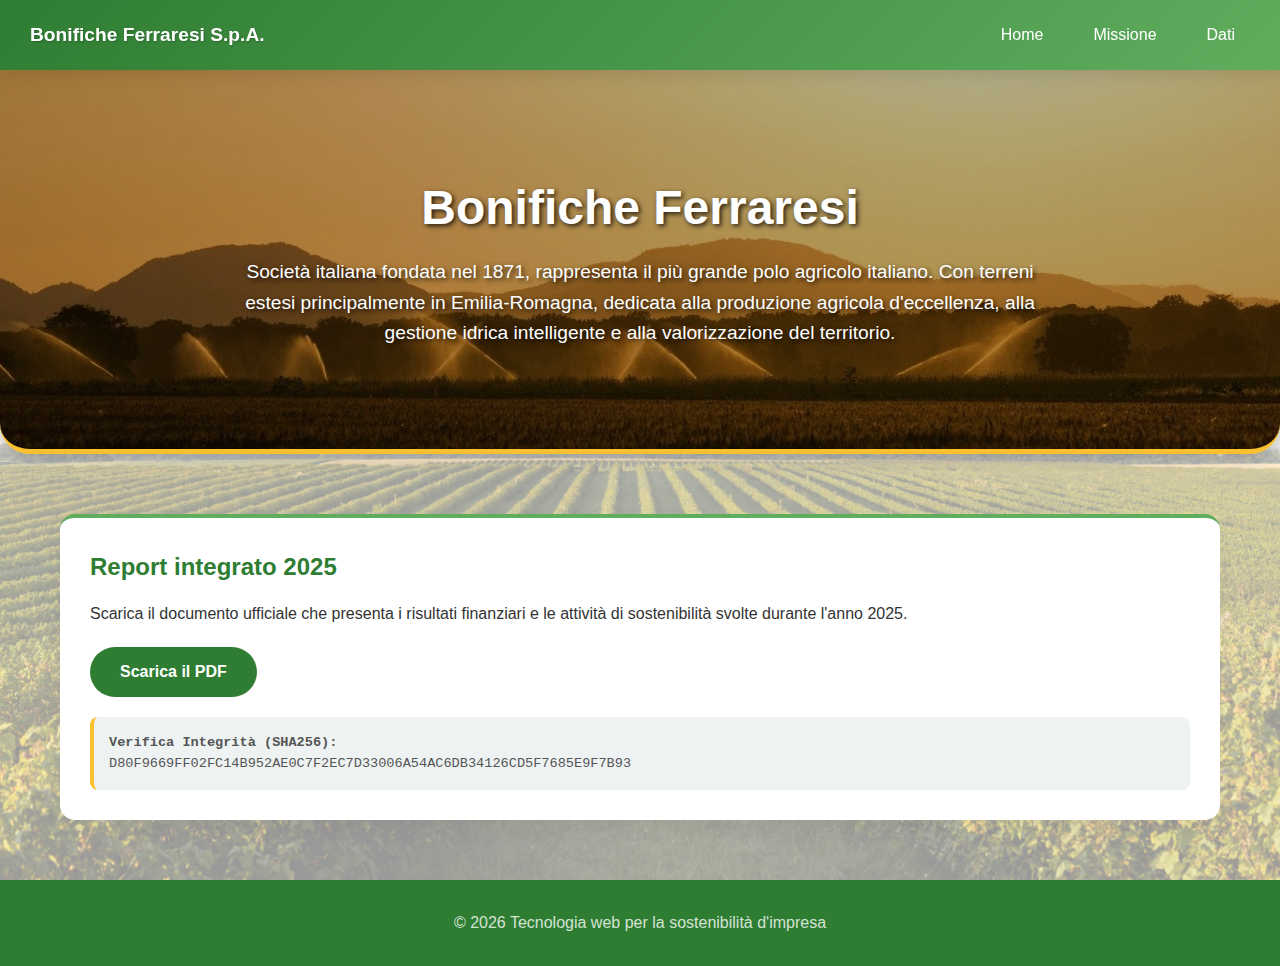
<file: Index.html>
<!DOCTYPE html>
<html lang="it">

<head>
    <meta charset="UTF-8">
    <meta name="viewport" content="width=device-width, initial-scale=1.0">
    <title>Bonifiche Ferraresi - Home</title>
    <link rel="stylesheet" href="style.css">
</head>

<body class="bg-home">

    <nav class="navibar">
        <div class="logo">Bonifiche Ferraresi S.p.A.</div>
        
        <input type="checkbox" id="menu-toggle">
        <label for="menu-toggle" class="menu-icon">☰</label>
        
        <ul class="menu-items">
            <li><a href="Index.html">Home</a></li>
            <li><a href="Mission.html">Missione</a></li>
            <li><a href="data.html">Dati</a></li>
        </ul>
    </nav>

    <header class="intro home-bg">
        <h1>Bonifiche Ferraresi</h1>
        <p>Società italiana fondata nel 1871, rappresenta il più grande polo agricolo italiano.
           Con terreni estesi principalmente in Emilia-Romagna, dedicata alla produzione agricola d'eccellenza,
           alla gestione idrica intelligente e alla valorizzazione del territorio.</p>
    </header>

    <main>
        <section class="container">
            <div class="card">
                <h2>Report integrato 2025</h2>
                <p>Scarica il documento ufficiale che presenta i risultati finanziari e le attività di sostenibilità svolte durante l'anno 2025.</p>
                
                <a href="assets/bf_report_30.06.2025.pdf" class="btn-download">Scarica il PDF</a>

                
                <div class="hash-code">
                    <strong>Verifica Integrità (SHA256):</strong><br>
                    D80F9669FF02FC14B952AE0C7F2EC7D33006A54AC6DB34126CD5F7685E9F7B93
                </div>
            </div>
        </section>
    </main>

    <footer>
        <p>&copy; 2026 Tecnologia web per la sostenibilità d'impresa</p>
    </footer>

</body>
</html>
</file>
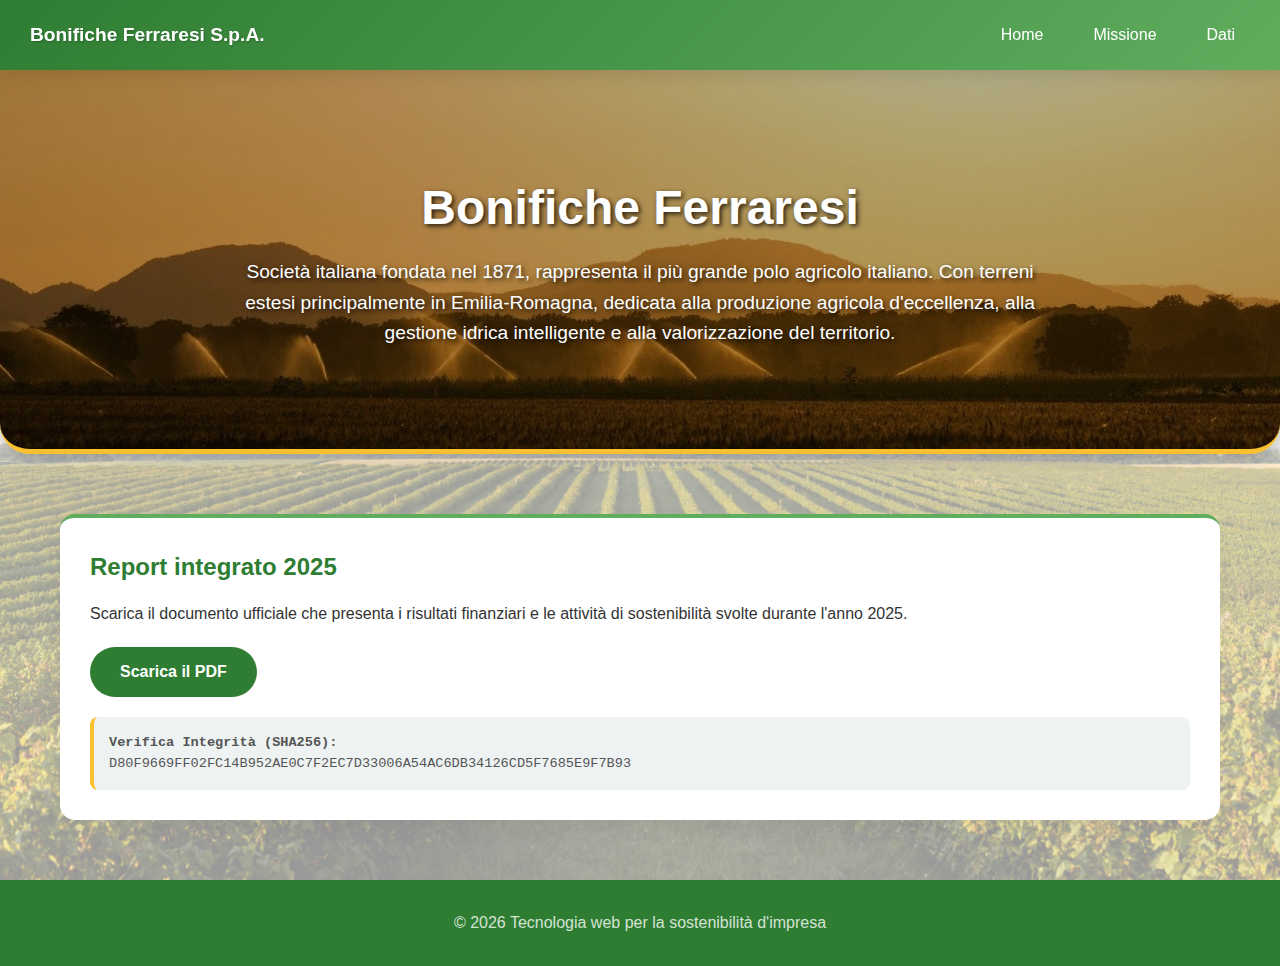
<file: index.html>
<!DOCTYPE html>
<html lang="it">

<head>
    <meta charset="UTF-8">
    <meta name="viewport" content="width=device-width, initial-scale=1.0">
    <title>Bonifiche Ferraresi - Home</title>
    <link rel="stylesheet" href="style.css">
</head>

<body class="bg-home">

    <nav class="navibar">
        <div class="logo">Bonifiche Ferraresi S.p.A.</div>
        
        <input type="checkbox" id="menu-toggle">
        <label for="menu-toggle" class="menu-icon">☰</label>
        
        <ul class="menu-items">
            <li><a href="index.html">Home</a></li>
            <li><a href="mission.html">Missione</a></li>
            <li><a href="data.html">Dati</a></li>
        </ul>
    </nav>

    <header class="intro home-bg">
        <h1>Bonifiche Ferraresi</h1>
        <p>Società italiana fondata nel 1871, rappresenta il più grande polo agricolo italiano.
           Con terreni estesi principalmente in Emilia-Romagna, dedicata alla produzione agricola d'eccellenza,
           alla gestione idrica intelligente e alla valorizzazione del territorio.</p>
    </header>

    <main>
        <section class="container">
            <div class="card">
                <h2>Report integrato 2025</h2>
                <p>Scarica il documento ufficiale che presenta i risultati finanziari e le attività di sostenibilità svolte durante l'anno 2025.</p>
                
                <a href="assets/bf_report_30.06.2025.pdf" class="btn-download">Scarica il PDF</a>

                
                <div class="hash-code">
                    <strong>Verifica Integrità (SHA256):</strong><br>
                    D80F9669FF02FC14B952AE0C7F2EC7D33006A54AC6DB34126CD5F7685E9F7B93
                </div>
            </div>
        </section>
    </main>

    <footer>
        <p>&copy; 2026 Tecnologia web per la sostenibilità d'impresa</p>
    </footer>

</body>
</html>
</file>
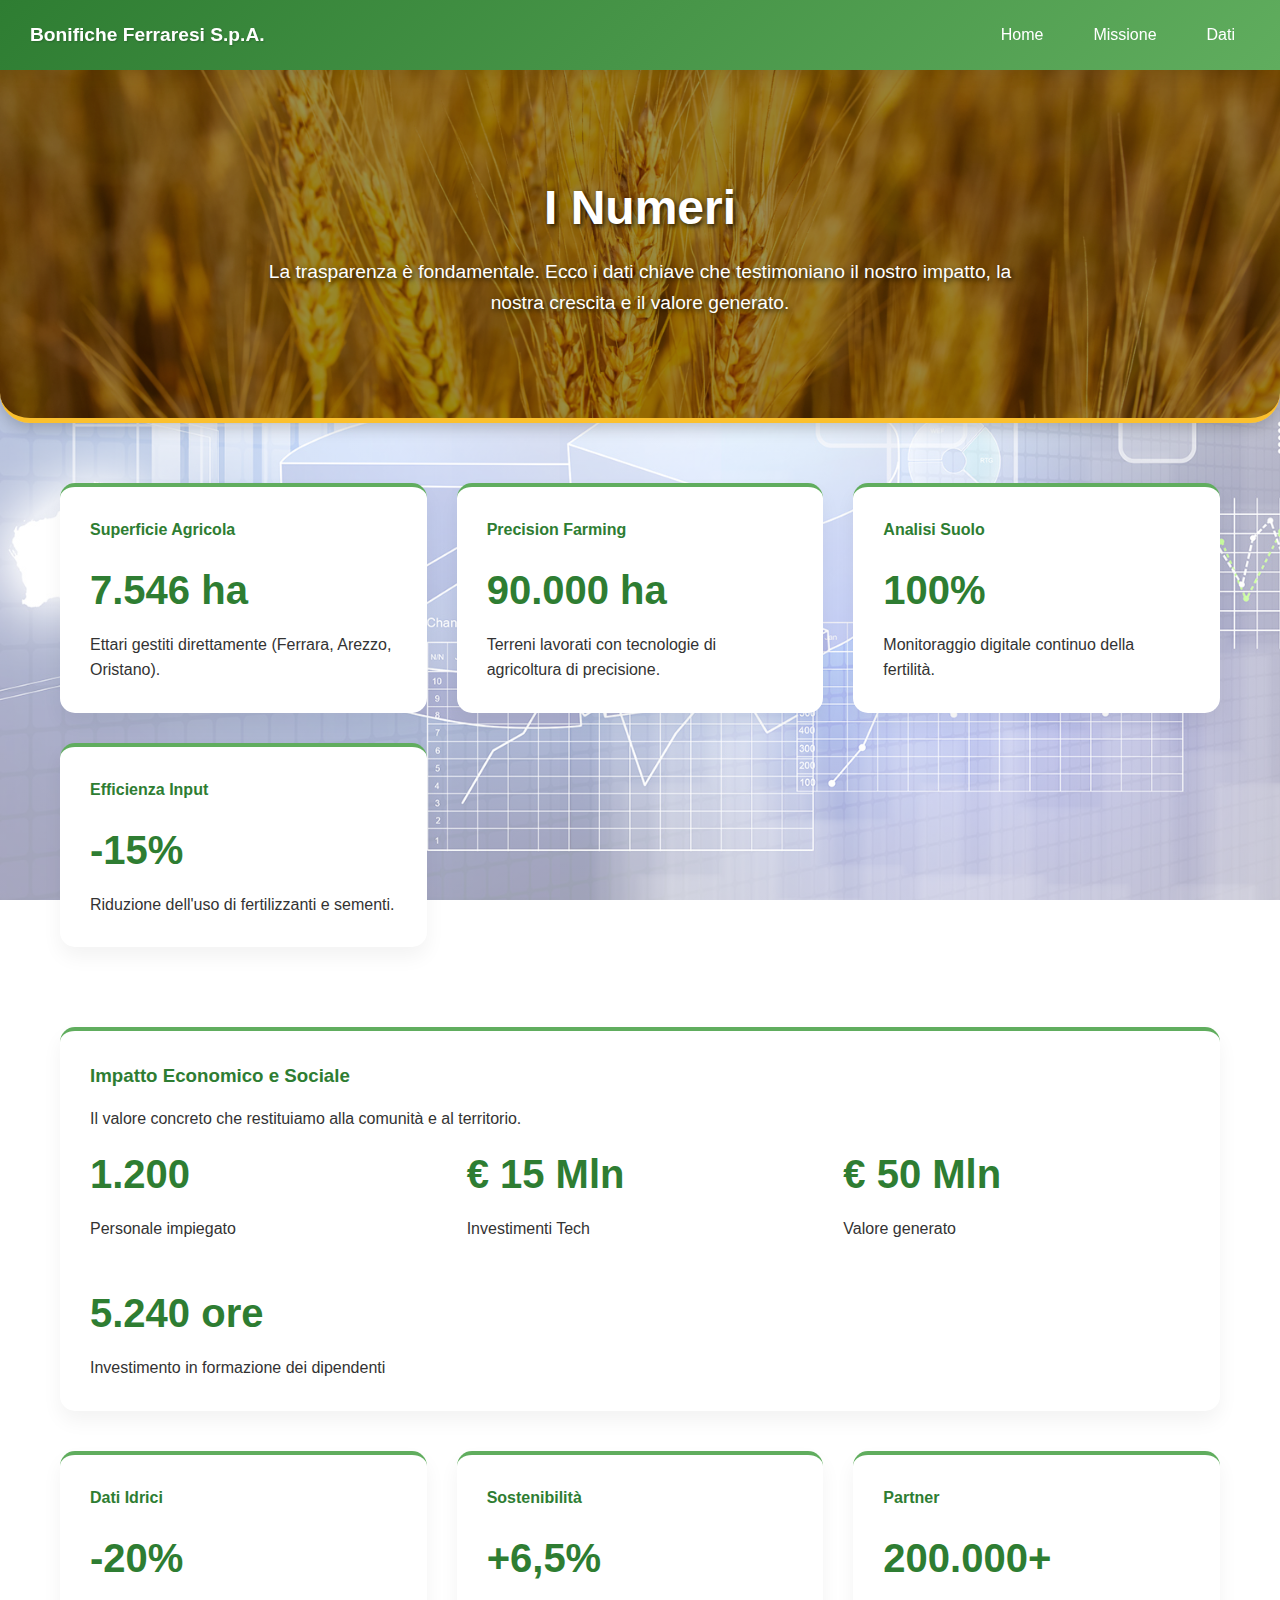
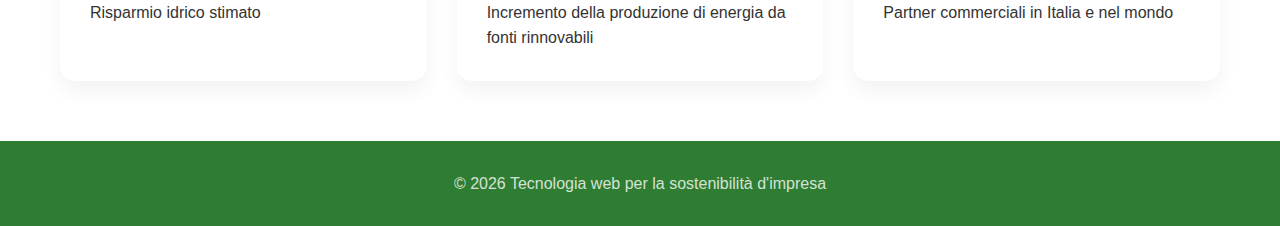
<file: data.html>
<!DOCTYPE html>
<html lang="it">

<head>
    <meta charset="UTF-8">
    <meta name="viewport" content="width=device-width, initial-scale=1.0">
    <title>Dati - Bonifiche Ferraresi</title>
    <link rel="stylesheet" href="style.css">
</head>

<body class="bg-data">
    
    <nav class="navibar">
        <div class="logo">Bonifiche Ferraresi S.p.A.</div>
        <input type="checkbox" id="menu-toggle">
        <label for="menu-toggle" class="menu-icon">☰</label>
        <ul class="menu-items">
            <li><a href="Index.html">Home</a></li>
            <li><a href="Mission.html">Missione</a></li>
            <li><a href="data.html">Dati</a></li>
        </ul>
    </nav>

    <header class="intro data-bg">
        <h1>I Numeri</h1>
        <p>La trasparenza è fondamentale. Ecco i dati chiave che testimoniano il nostro impatto, la nostra crescita e il valore generato.</p>
    </header>

    <main>
        <section class="grid-3">
            <article class="card">
                <h4>Superficie Agricola</h4>
                <div class="data-value">7.546 ha</div>
                <p>Ettari gestiti direttamente (Ferrara, Arezzo, Oristano).</p>
            </article>
            <article class="card">
                <h4>Precision Farming</h4>
                <div class="data-value">90.000 ha</div>
                <p>Terreni lavorati con tecnologie di agricoltura di precisione.</p>
            </article>
            <article class="card">
                <h4>Analisi Suolo</h4>
                <div class="data-value">100%</div>
                <p>Monitoraggio digitale continuo della fertilità.</p>
            </article>
            <article class="card">
                <h4>Efficienza Input</h4>
                <div class="data-value">-15%</div>
                <p>Riduzione dell'uso di fertilizzanti e sementi.</p>
            </article>
        </section>

        <section class="container" style="margin-top: 40px;">
            <div class="card">
                <h3>Impatto Economico e Sociale</h3>
                <p>Il valore concreto che restituiamo alla comunità e al territorio.</p>
                
                <div class="grid-3">
                    <div>
                        <div class="data-value">1.200</div>
                        <p>Personale impiegato</p>
                    </div>
                    <div>
                        <div class="data-value">€ 15 Mln</div>
                        <p>Investimenti Tech</p>
                    </div>
                    <div>
                        <div class="data-value">€ 50 Mln</div>
                        <p>Valore generato</p>
                    </div>
                    <div>
                        <div class="data-value">5.240 ore</div>
                        <p>Investimento in formazione dei dipendenti</p>
                    </div>
                </div>
            </div>
        </section>
    </main>

     <section class="grid-3">
            <article class="card">
                <h4>Dati Idrici</h4>
                <div class="data-value">-20%</div>
                <p>Risparmio idrico stimato</p>
            </article>
            <article class="card">
                <h4>Sostenibilità</h4>
                <div class="data-value">+6,5%</div>
                <p>Incremento della produzione di energia da fonti rinnovabili</p>
            </article>
            <article class="card">
                <h4>Partner</h4>
                <div class="data-value">200.000+</div>
                <p>Partner commerciali in Italia e nel mondo</p>
            </article>
        </section>

    <footer>
        <p>&copy; 2026 Tecnologia web per la sostenibilità d'impresa</p>
    </footer>

</body>
</html>
</file>
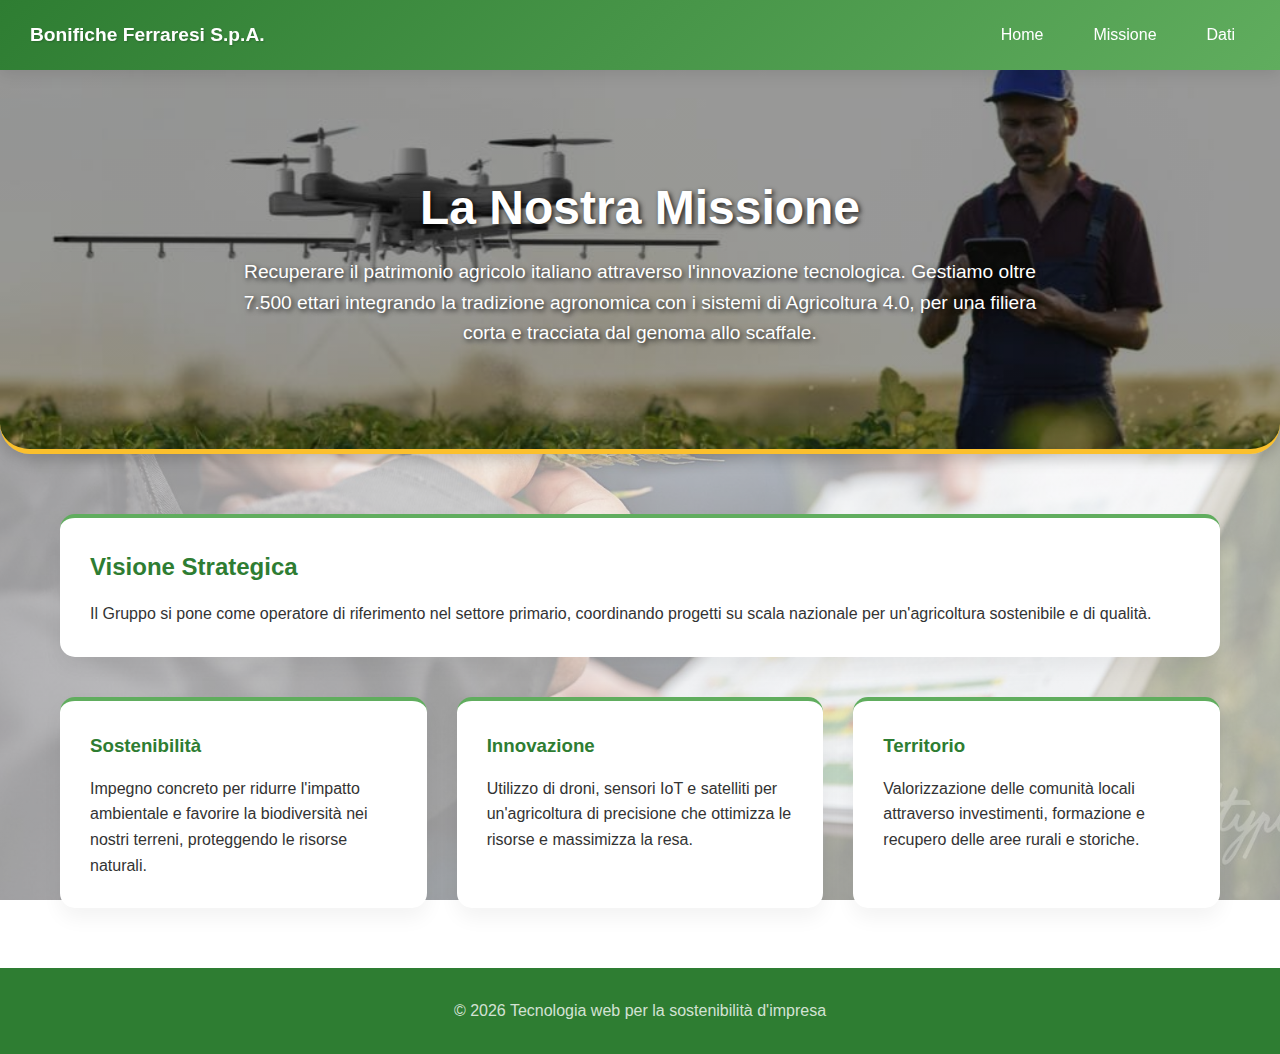
<file: Mission.html>
<!DOCTYPE html>
<html lang="it">

<head>
    <meta charset="UTF-8">
    <meta name="viewport" content="width=device-width, initial-scale=1.0">
    <title>Missione - Bonifiche Ferraresi</title>
    <link rel="stylesheet" href="style.css">
</head>

<body class="bg-mission">
    
    <nav class="navibar">
        <div class="logo">Bonifiche Ferraresi S.p.A.</div>
        <input type="checkbox" id="menu-toggle">
        <label for="menu-toggle" class="menu-icon">☰</label>
        <ul class="menu-items">
            <li><a href="Index.html">Home</a></li>
            <li><a href="Mission.html">Missione</a></li>
            <li><a href="data.html">Dati</a></li>
        </ul>
    </nav>

    <header class="intro mission-bg">
        <h1>La Nostra Missione</h1>
        <p>Recuperare il patrimonio agricolo italiano attraverso l'innovazione tecnologica.
           Gestiamo oltre 7.500 ettari integrando la tradizione agronomica con i sistemi di Agricoltura 4.0,
           per una filiera corta e tracciata dal genoma allo scaffale.</p>
    </header>

    <main>
        <section class="container">
            <div class="card">
                <h2>Visione Strategica</h2>
                <p>Il Gruppo si pone come operatore di riferimento nel settore primario, coordinando progetti su scala nazionale per un'agricoltura sostenibile e di qualità.</p>
            </div>
        </section>

        <section class="grid-3">
            <article class="card">
                <h3>Sostenibilità</h3>
                <p>Impegno concreto per ridurre l'impatto ambientale e favorire la biodiversità nei nostri terreni, proteggendo le risorse naturali.</p>
            </article>
            <article class="card">
                <h3>Innovazione</h3>
                <p>Utilizzo di droni, sensori IoT e satelliti per un'agricoltura di precisione che ottimizza le risorse e massimizza la resa.</p>
            </article>
            <article class="card">
                <h3>Territorio</h3>
                <p>Valorizzazione delle comunità locali attraverso investimenti, formazione e recupero delle aree rurali e storiche.</p>
            </article>
        </section>
    </main>

    <footer>
        <p>&copy; 2026 Tecnologia web per la sostenibilità d'impresa</p>
    </footer>

</body>
</html>
</file>
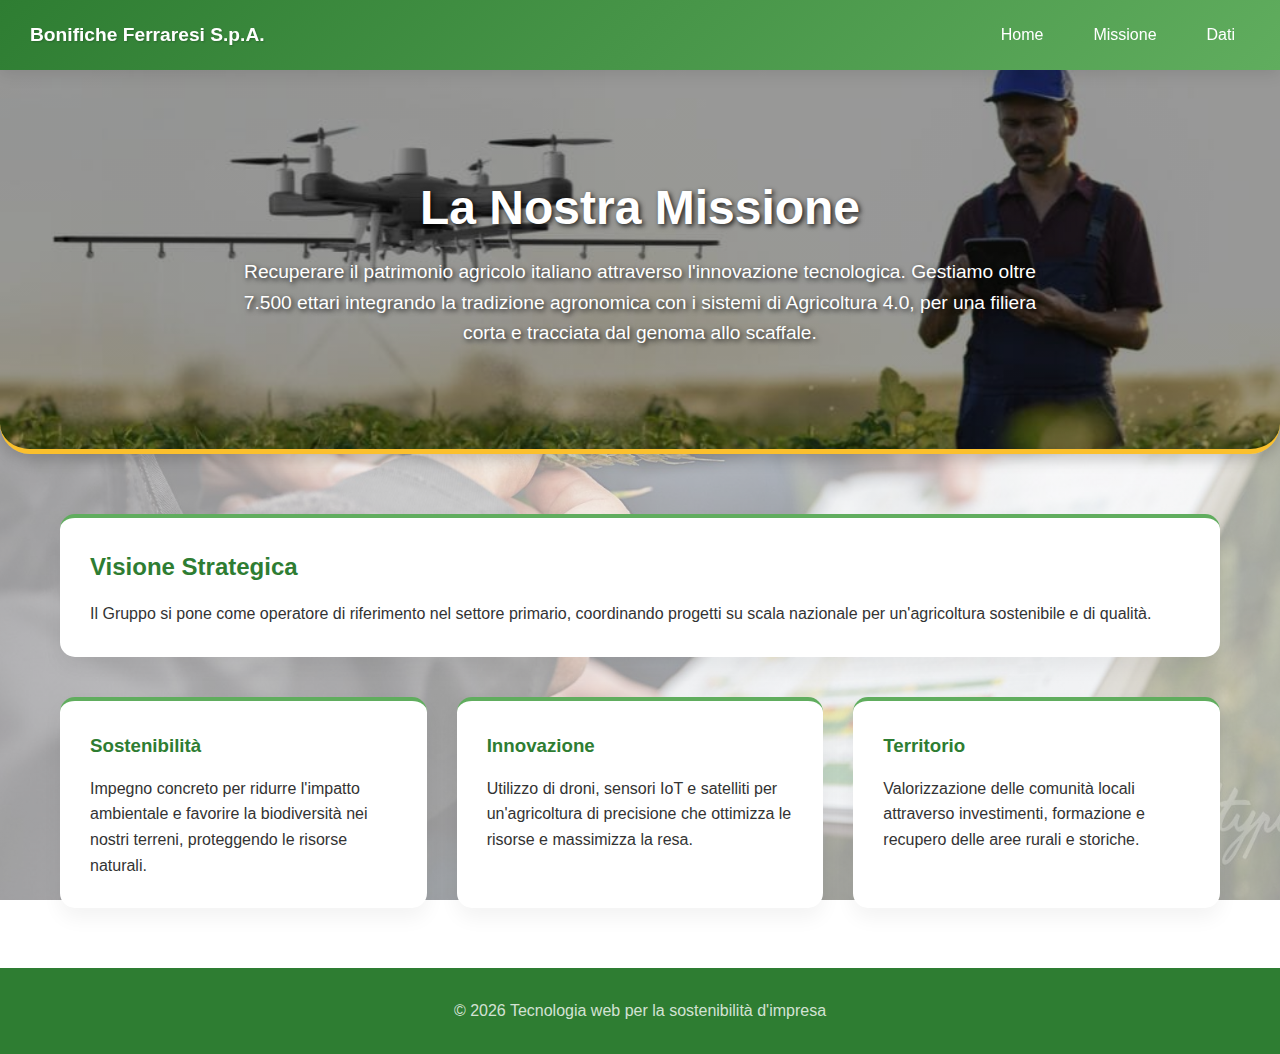
<file: mission.html>
<!DOCTYPE html>
<html lang="it">

<head>
    <meta charset="UTF-8">
    <meta name="viewport" content="width=device-width, initial-scale=1.0">
    <title>Missione - Bonifiche Ferraresi</title>
    <link rel="stylesheet" href="style.css">
</head>

<body class="bg-mission">
    
    <nav class="navibar">
        <div class="logo">Bonifiche Ferraresi S.p.A.</div>
        <input type="checkbox" id="menu-toggle">
        <label for="menu-toggle" class="menu-icon">☰</label>
        <ul class="menu-items">
            <li><a href="index.html">Home</a></li>
            <li><a href="mission.html">Missione</a></li>
            <li><a href="data.html">Dati</a></li>
        </ul>
    </nav>

    <header class="intro mission-bg">
        <h1>La Nostra Missione</h1>
        <p>Recuperare il patrimonio agricolo italiano attraverso l'innovazione tecnologica.
           Gestiamo oltre 7.500 ettari integrando la tradizione agronomica con i sistemi di Agricoltura 4.0,
           per una filiera corta e tracciata dal genoma allo scaffale.</p>
    </header>

    <main>
        <section class="container">
            <div class="card">
                <h2>Visione Strategica</h2>
                <p>Il Gruppo si pone come operatore di riferimento nel settore primario, coordinando progetti su scala nazionale per un'agricoltura sostenibile e di qualità.</p>
            </div>
        </section>

        <section class="grid-3">
            <article class="card">
                <h3>Sostenibilità</h3>
                <p>Impegno concreto per ridurre l'impatto ambientale e favorire la biodiversità nei nostri terreni, proteggendo le risorse naturali.</p>
            </article>
            <article class="card">
                <h3>Innovazione</h3>
                <p>Utilizzo di droni, sensori IoT e satelliti per un'agricoltura di precisione che ottimizza le risorse e massimizza la resa.</p>
            </article>
            <article class="card">
                <h3>Territorio</h3>
                <p>Valorizzazione delle comunità locali attraverso investimenti, formazione e recupero delle aree rurali e storiche.</p>
            </article>
        </section>
    </main>

    <footer>
        <p>&copy; 2026 Tecnologia web per la sostenibilità d'impresa</p>
    </footer>

</body>
</html>
</file>
<file: style.css>
/* variabile colori globali*/
:root {
    --primary: #2e7d32;        /* Verde foresta */
    --primary-light: #60ad5e;  /* Verde chiaro */
    --accent: #fbc02d;         /* Giallo oro */
    --text-dark: #333333;
}

/*reset*/
* {
    box-sizing: border-box;
    margin: 0;
    padding: 0;
}

/* gestione sfondi bg con trasparenza */
body {
    font-family: 'Segoe UI', Tahoma, Geneva, Verdana, sans-serif;
    line-height: 1.6;
    color: var(--text-dark);
    background-attachment: fixed;
    background-position: center;
    background-repeat: no-repeat;
    background-size: cover;
}

body.bg-home {
    background-image: linear-gradient(rgba(255,255,255,0.60), rgba(255,255,255,0.60)), url('img/vegetation field.jpg');
}

body.bg-mission {
    background-image: linear-gradient(rgba(255,255,255,0.60), rgba(255,255,255,0.60)), url('img/mission.jpg');
}

body.bg-data {
    background-image: linear-gradient(rgba(255,255,255,0.60), rgba(255,255,255,0.60)), url('img/analysis data.jpg');
}

main {
    flex: 1; /* footer fissato*/
}

/*navbar*/
.navibar {
    background: linear-gradient(135deg, var(--primary), var(--primary-light));
    padding: 0 30px;
    height: 70px;
    display: flex;
    justify-content: space-between;
    align-items: center;
    box-shadow: 0 4px 15px rgba(0,0,0,0.1);
    position: sticky;
    top: 0;
    z-index: 9999; /* Z-index alto per stare in top most*/
}

.logo {
    color: white;
    font-weight: bold;
    font-size: 1.2rem;
    text-shadow: 1px 1px 2px rgba(0,0,0,0.2);
}

.menu-items {
    list-style: none;
    display: flex;
    gap: 20px;
}

.menu-items a {
    text-decoration: none;
    color: white;
    font-weight: 500;
    padding: 8px 15px;
    border-radius: 20px;
    transition: background 0.3s ease; /* Animazione hover menu */
}

.menu-items a:hover {
    background-color: rgba(255,255,255,0.2); /* Effetto evidenziatore */
}

/*immagini header */
header.intro, header.missione {
    text-align: center;
    color: white;
    padding: 100px 20px;
    margin-bottom: 40px;
    border-bottom: 5px solid var(--accent);
    border-radius: 0 0 30px 30px;
    background-size: cover;
    background-position: center;
    text-shadow: 2px 2px 5px rgba(0,0,0,0.8);
    box-shadow: 0 5px 15px rgba(0,0,0,0.2);
    position: relative;
}

header.home-bg {
    background-image: linear-gradient(rgba(0,0,0,0.3), rgba(0,0,0,0.3)), url('img/agricultural sunset.jpg');
}

header.mission-bg {
    background-image: linear-gradient(rgba(0,0,0,0.4), rgba(0,0,0,0.4)), url('img/drone-with-man.jpg');
}

header.data-bg {
    background-image: linear-gradient(rgba(0,0,0,0.4), rgba(0,0,0,0.4)), url('img/grain.jpg');
}

h1 {
    font-size: 3rem;
    margin-bottom: 10px;
    color: white;
}

header p {
    font-size: 1.2rem;
    max-width: 800px;
    margin: 0 auto;
}

/* card e layout  */
.container, section {
    max-width: 1200px;
    margin: 0 auto;
    padding: 20px;
}

.grid-3 {
    display: grid;
    grid-template-columns: repeat(auto-fit, minmax(300px, 1fr));
    gap: 30px;
}

.card {
    background: white;
    padding: 30px;
    border-radius: 15px;
    border-top: 4px solid var(--primary-light);
    
    /* reset animazione */
    box-shadow: 0 10px 20px rgba(0,0,0,0.05); /* Ombra */
    transition: transform 0.3s ease, box-shadow 0.3s ease; /* Animazione hover */
}

/* Effetto hover per le card: si alzano leggermente e l'ombra diventa più forte */
.card:hover {
    transform: translateY(-10px); /* movimento verticale */
    box-shadow: 0 20px 40px rgba(0,0,0,0.15); /* ombra più forte */
    border-top-color: var(--primary); /*il bordo diventa più scuro */
}

.data-value {
    font-size: 2.5rem;
    font-weight: 800;
    color: var(--primary);
    margin: 10px 0;
}

h2, h3, h4 { color: var(--primary); margin-bottom: 15px; }

/*pulsanti */
.btn-download {
    display: block;
    width: fit-content;
    align-items: center ;
    text-align: center;
    background: var(--primary);
    color: white;
    padding: 12px 30px;
    border-radius: 50px;
    text-decoration: none;
    font-weight: bold;
    margin-top: 20px;
    transition: transform 0.2s;
}

.btn-download:hover {
    transform: scale(1.05); /*inggrandimento */
    background-color: var(--primary-light);
}

.hash-code {
    background: #eef2f3;
    padding: 15px;
    border-radius: 8px;
    font-family: monospace;
    font-size: 0.85rem;
    color: #555;
    margin-top: 20px;
    border-left: 4px solid var(--accent);
    word-break: break-all;
}

/* footer */
footer {
    text-align: center;
    padding: 30px;
    background: var(--primary);
    color: rgba(255,255,255,0.8);
    margin-top: 40px;
}

/* desgin responsivo per mobile */
#menu-toggle, .menu-icon { display: none; }

@media (max-width: 768px) {
    .menu-icon {
        display: block;
        color: white;
        font-size: 28px;
        cursor: pointer;
    }

    .menu-items {
        display: none;
        flex-direction: column;
        width: 100%;
        position: absolute;
        top: 70px; 
        left: 0;
        background-color: var(--primary); 
        padding: 0;
        box-shadow: 0 10px 20px rgba(0,0,0,0.2);
        border-top: 1px solid rgba(255,255,255,0.1);
    }
    
    .menu-items li {
        text-align: center;
        width: 100%;
    }

    .menu-items a {
        display: block;
        padding: 15px;
        width: 100%;
        border-bottom: 1px solid rgba(255,255,255,0.1); /* Separatore tra le voci del menu */
    }

    /* Effetto hover più evidente su mobile: sfondo più chiaro */
    .menu-items a:hover {
        background-color: var(--primary-light); 
    }

    #menu-toggle:checked ~ .menu-items {
        display: flex;
    }
    
    h1 { font-size: 2rem; }
    
}
</file>
